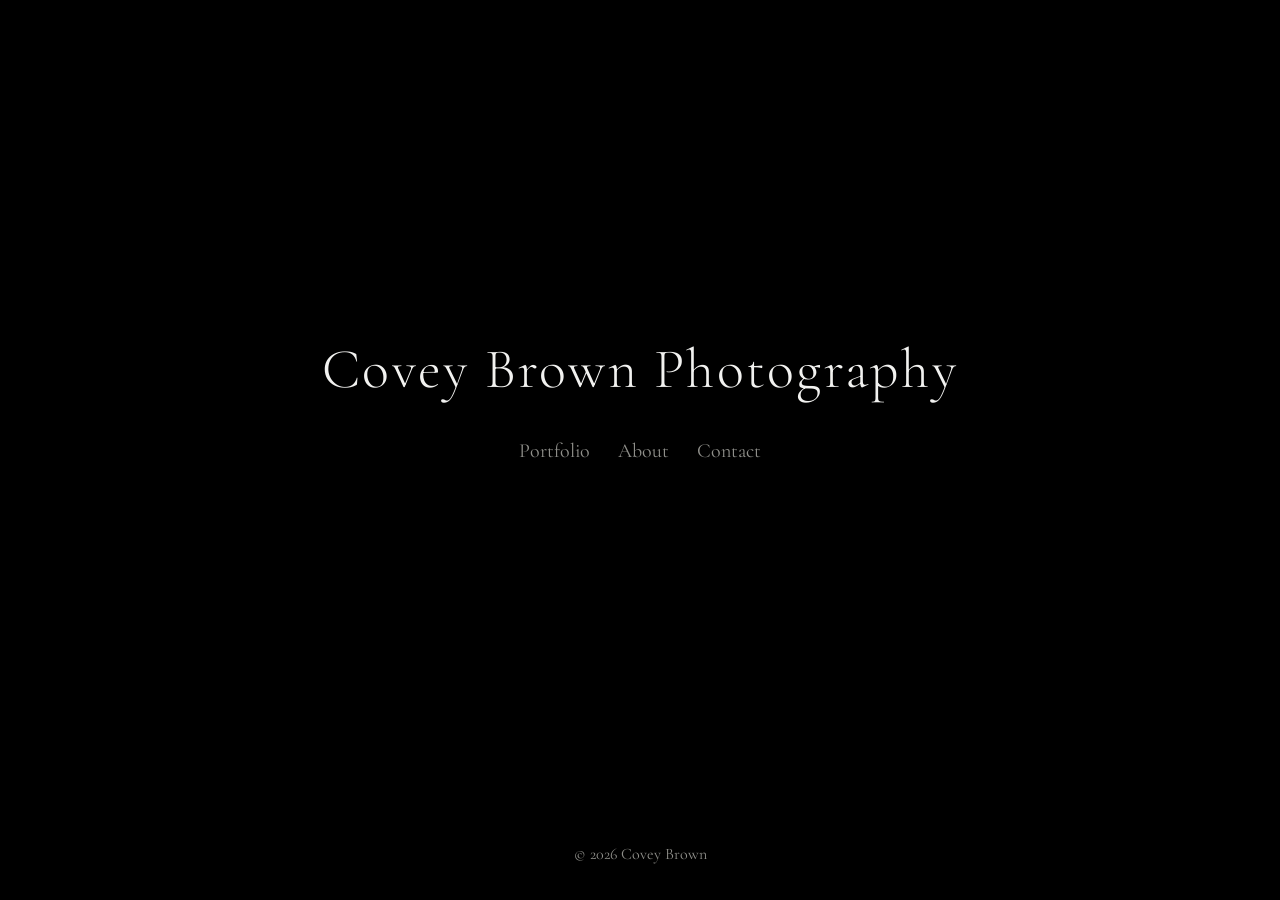
<file: index.html>
<!doctype html>
<!-- Tells the browser this is a modern HTML page. Always the first line. -->

<html lang="en">
<!-- lang="en" tells browsers and screen readers the page is in English. -->

<head>
  <!-- The <head> holds information ABOUT the page. Nothing here is
       shown on the page itself (except the <title>, in the browser tab). -->
  <meta charset="utf-8">
  <meta name="viewport" content="width=device-width, initial-scale=1">
  <title>Covey Brown Photography</title>
  <meta name="description" content="Covey Brown Photography">

  <!-- Load the Cormorant Garamond font from Google Fonts. -->
  <link rel="preconnect" href="https://fonts.googleapis.com">
  <link rel="preconnect" href="https://fonts.gstatic.com" crossorigin>
  <link rel="stylesheet" href="https://fonts.googleapis.com/css2?family=Cormorant+Garamond:ital,wght@0,300;0,400;1,400&display=swap">

  <!-- Link to the shared stylesheet. Every page has this same line,
       so they all look alike. "css/style.css" is a RELATIVE path:
       "go into the css folder, open style.css". -->
  <link rel="stylesheet" href="css/style.css">
</head>

<!-- class="home" lets the stylesheet treat the home page a little
     differently from the other pages. -->
<body class="home">

  <!-- <main> holds the page's main content. Use one per page. -->
  <main class="splash">
    <!-- <h1> is the most important heading. Use one per page. -->
    <h1>Covey Brown Photography</h1>

    <!-- <nav> marks a group of links for getting around the site.
         The links live in a list (<ul> = unordered list, <li> = list item)
         because a menu is a list of choices. -->
    <nav aria-label="Main">
      <ul class="nav-links">
        <li><a href="portfolio.html">Portfolio</a></li>
        <li><a href="about.html">About</a></li>
        <li><a href="contact.html">Contact</a></li>
      </ul>
    </nav>
  </main>

  <!-- <footer> sits at the bottom of the page. &copy; makes the © symbol. -->
  <footer class="site-footer">
    <p>&copy; 2026 Covey Brown</p>
  </footer>

</body>
</html>
</file>
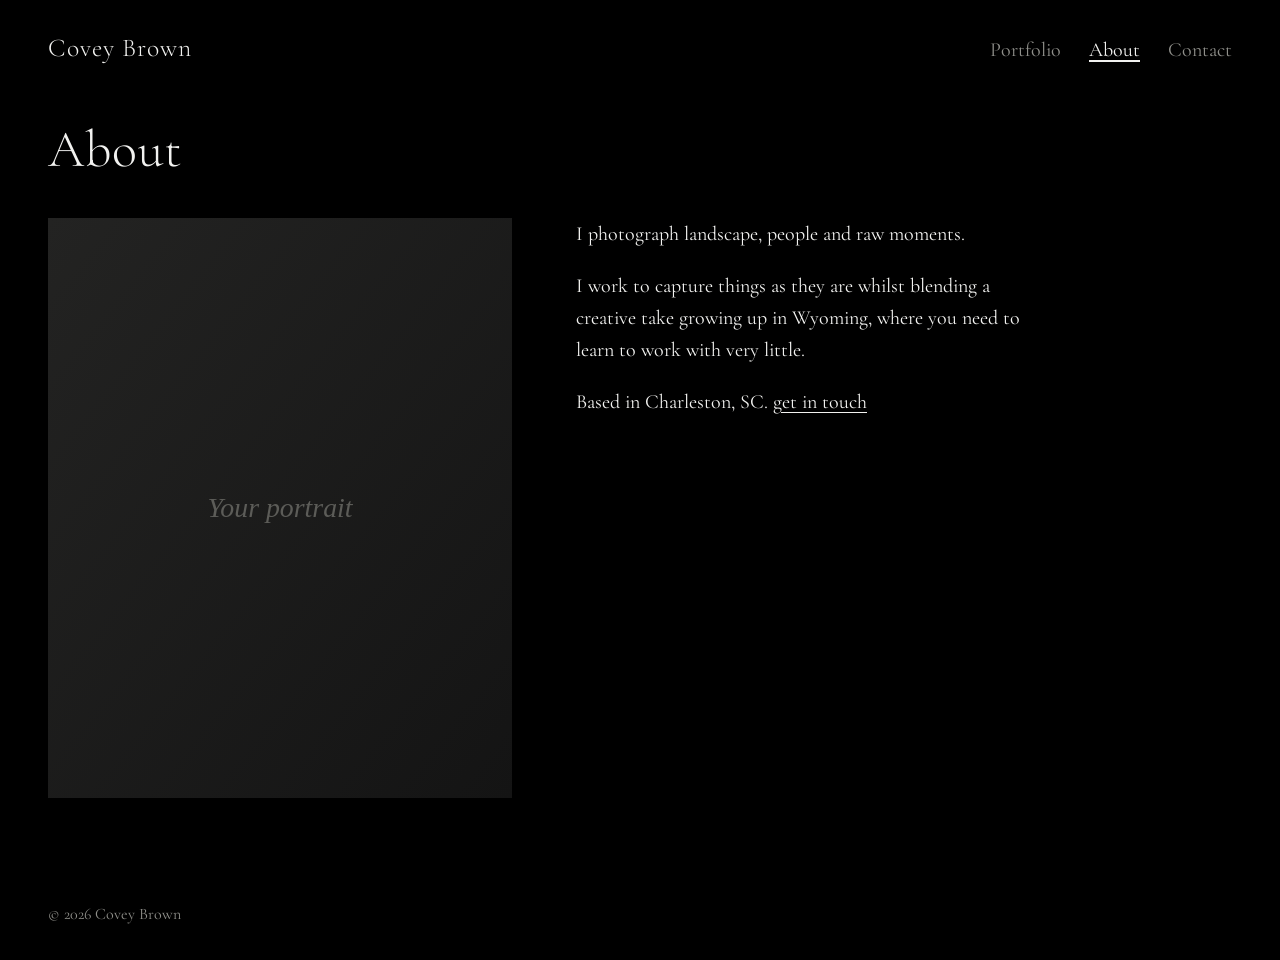
<file: about.html>
<!doctype html>
<html lang="en">
<head>
  <meta charset="utf-8">
  <meta name="viewport" content="width=device-width, initial-scale=1">
  <title>About | Covey Brown Photography</title>
  <meta name="description" content="About Covey Brown, photographer.">
  <link rel="preconnect" href="https://fonts.googleapis.com">
  <link rel="preconnect" href="https://fonts.gstatic.com" crossorigin>
  <link rel="stylesheet" href="https://fonts.googleapis.com/css2?family=Cormorant+Garamond:ital,wght@0,300;0,400;1,400&display=swap">
  <link rel="stylesheet" href="css/style.css">
</head>
<body>

  <header class="site-header">
    <a class="site-name" href="index.html">Covey Brown</a>
    <nav aria-label="Main">
      <ul class="nav-links">
        <li><a href="portfolio.html">Portfolio</a></li>
        <li><a href="about.html" aria-current="page">About</a></li>
        <li><a href="contact.html">Contact</a></li>
      </ul>
    </nav>
  </header>

  <main>
    <h1 class="page-title">About</h1>

    <!-- Two columns side by side on a wide screen: your portrait
         and your story. On a phone they stack. -->
    <div class="about">

      <figure class="portrait">
        <!-- Swap in a photo of yourself, e.g. images/covey.jpg -->
        <img src="images/placeholder-portrait.svg" alt="Placeholder for a portrait of Covey Brown">
      </figure>

      <!-- Each <p> is one paragraph. Replace these with your own words.
           Add more paragraphs by copying a <p> ... </p> line. -->
      <div class="prose">
        <p>I photograph landscape, people and raw moments. </p>
        <p>I work to capture things as they are whilst blending a creative take growing up in Wyoming, where you need to learn to work with very little.</p>
        <p>Based in Charleston, SC. <a href="contact.html">get in touch</a> </p>
      </div>

    </div>
  </main>

  <footer class="site-footer">
    <p>&copy; 2026 Covey Brown</p>
  </footer>

</body>
</html>
</file>
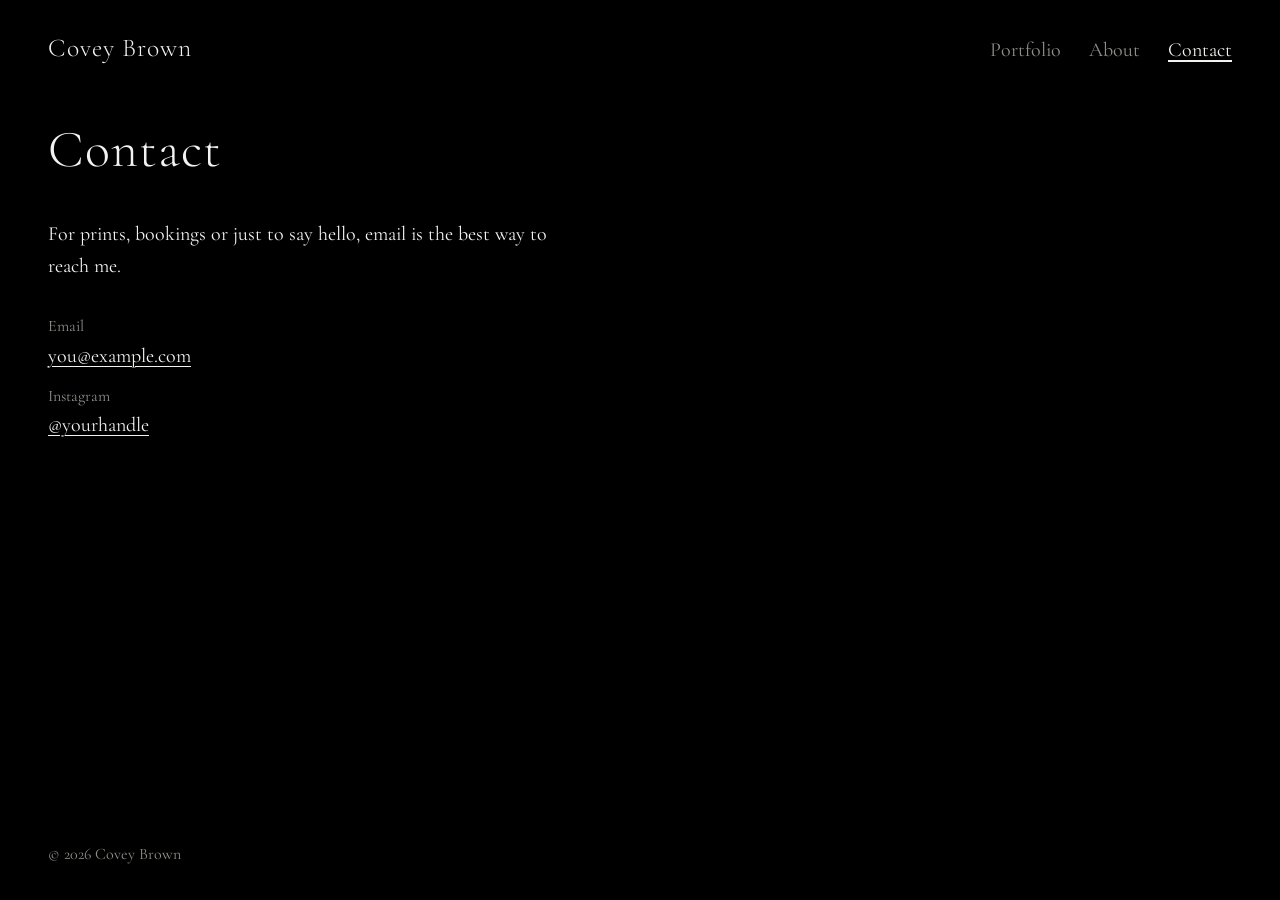
<file: contact.html>
<!doctype html>
<html lang="en">
<head>
  <meta charset="utf-8">
  <meta name="viewport" content="width=device-width, initial-scale=1">
  <title>Contact | Covey Brown Photography</title>
  <meta name="description" content="Get in touch with Covey Brown for prints and bookings.">
  <link rel="preconnect" href="https://fonts.googleapis.com">
  <link rel="preconnect" href="https://fonts.gstatic.com" crossorigin>
  <link rel="stylesheet" href="https://fonts.googleapis.com/css2?family=Cormorant+Garamond:ital,wght@0,300;0,400;1,400&display=swap">
  <link rel="stylesheet" href="css/style.css">
</head>
<body>

  <header class="site-header">
    <a class="site-name" href="index.html">Covey Brown</a>
    <nav aria-label="Main">
      <ul class="nav-links">
        <li><a href="portfolio.html">Portfolio</a></li>
        <li><a href="about.html">About</a></li>
        <li><a href="contact.html" aria-current="page">Contact</a></li>
      </ul>
    </nav>
  </header>

  <main>
    <h1 class="page-title">Contact</h1>

    <div class="prose">
      <p>For prints, bookings or just to say hello, email is the best way to reach me.</p>

      <!-- Replace the placeholders below with your real details.
           In a "mailto:" link, put your email in BOTH places:
           after mailto: in the href, and between the <a> tags.
           target="_blank" opens Instagram in a new tab. -->
      <ul class="contact-list">
        <li>
          <span>Email</span>
          <a href="mailto:you@example.com">you@example.com</a>
        </li>
        <li>
          <span>Instagram</span>
          <a href="https://www.instagram.com/yourhandle" target="_blank" rel="noopener">@yourhandle</a>
        </li>
      </ul>
    </div>
  </main>

  <footer class="site-footer">
    <p>&copy; 2026 Covey Brown</p>
  </footer>

</body>
</html>
</file>
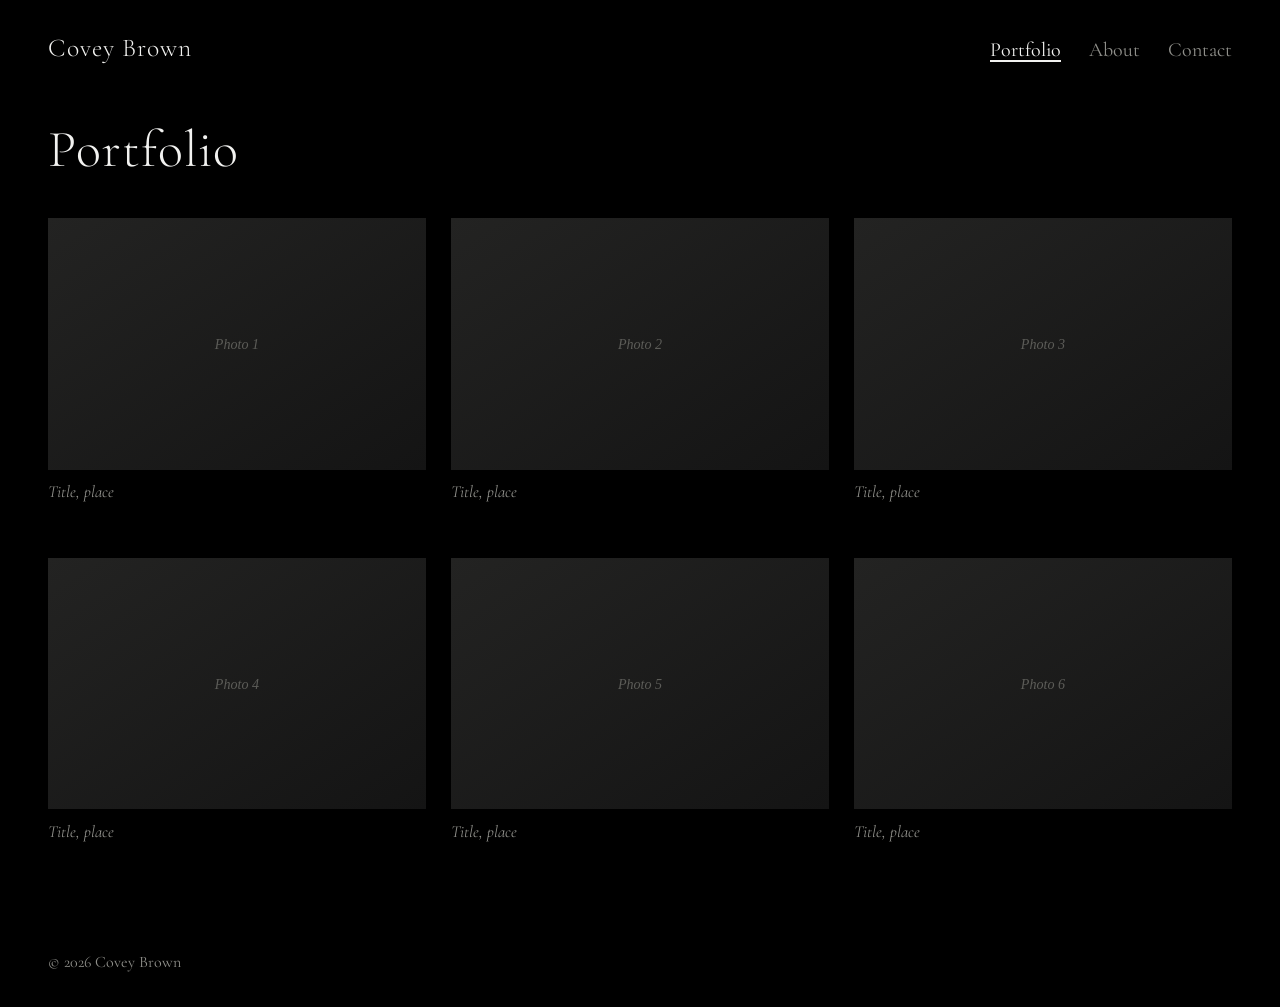
<file: portfolio.html>
<!doctype html>
<html lang="en">
<head>
  <meta charset="utf-8">
  <meta name="viewport" content="width=device-width, initial-scale=1">
  <title>Portfolio | Covey Brown Photography</title>
  <meta name="description" content="Selected photographs by Covey Brown.">
  <link rel="preconnect" href="https://fonts.googleapis.com">
  <link rel="preconnect" href="https://fonts.gstatic.com" crossorigin>
  <link rel="stylesheet" href="https://fonts.googleapis.com/css2?family=Cormorant+Garamond:ital,wght@0,300;0,400;1,400&display=swap">
  <link rel="stylesheet" href="css/style.css">
</head>
<body>

  <!-- The header is the same on every inside page.
       Your name links back to the home page, so the menu
       doesn't need a separate "Home" link. -->
  <header class="site-header">
    <a class="site-name" href="index.html">Covey Brown</a>
    <nav aria-label="Main">
      <ul class="nav-links">
        <!-- aria-current="page" marks the page you're on.
             Move it to the matching link on each page. -->
        <li><a href="portfolio.html" aria-current="page">Portfolio</a></li>
        <li><a href="about.html">About</a></li>
        <li><a href="contact.html">Contact</a></li>
      </ul>
    </nav>
  </header>

  <main>
    <h1 class="page-title">Portfolio</h1>

    <!-- Each photo is a <figure>: the image plus its caption.
         To add your own photo:
           1. Put the file in the images folder (e.g. images/harbor-dawn.jpg)
           2. Change src="..." to that path
           3. Change alt="..." to a short description of what's in the photo.
              Screen readers read it aloud, and Google uses it too.
           4. Change the <figcaption> to the photo's title and place.
         loading="lazy" waits to download a photo until you scroll near it,
         so the page opens faster. -->
    <div class="gallery">

      <figure>
        <img src="images/placeholder-1.svg" alt="Placeholder for photo 1" loading="lazy">
        <figcaption>Title, place</figcaption>
      </figure>

      <figure>
        <img src="images/placeholder-2.svg" alt="Placeholder for photo 2" loading="lazy">
        <figcaption>Title, place</figcaption>
      </figure>

      <figure>
        <img src="images/placeholder-3.svg" alt="Placeholder for photo 3" loading="lazy">
        <figcaption>Title, place</figcaption>
      </figure>

      <figure>
        <img src="images/placeholder-4.svg" alt="Placeholder for photo 4" loading="lazy">
        <figcaption>Title, place</figcaption>
      </figure>

      <figure>
        <img src="images/placeholder-5.svg" alt="Placeholder for photo 5" loading="lazy">
        <figcaption>Title, place</figcaption>
      </figure>

      <figure>
        <img src="images/placeholder-6.svg" alt="Placeholder for photo 6" loading="lazy">
        <figcaption>Title, place</figcaption>
      </figure>

      <!-- Want more photos? Copy a whole <figure> ... </figure> block,
           paste it here, and change the src, alt and caption. -->

    </div>
  </main>

  <footer class="site-footer">
    <p>&copy; 2026 Covey Brown</p>
  </footer>

</body>
</html>
</file>
<file: css/style.css>
/* ==========================================================
   Covey Brown Photography — shared stylesheet
   Every page links to this one file, so a change here
   changes the whole site at once.
   ========================================================== */


/* ---------- 1. Design tokens ----------
   Custom properties (variables) hold the site's colors, fonts
   and spacing. Use them elsewhere with var(--name).
   Change a value here and it updates everywhere it's used. */
:root {
  --bg: #000;            /* page background — black lets photos glow */
  --fg: #f2f2f0;         /* main text — a soft off-white */
  --muted: #8f8f8a;      /* quieter text: nav links, captions, footer */
  --frame: #1a1a1a;      /* fills a photo's space while it loads */

  --display: "Cormorant Garamond", "Iowan Old Style", Georgia, serif;

  --gutter: clamp(16px, 4vw, 48px);  /* space at the left/right edges */
  --measure: 34rem;                  /* comfortable reading width for text */

  color-scheme: dark;
}


/* ---------- 2. Base ----------
   Sensible defaults for every page. */
*, *::before, *::after { box-sizing: border-box; }

html { height: 100%; }

body {
  margin: 0;
  min-height: 100%;
  background: var(--bg);
  color: var(--fg);
  font-family: var(--display);
  font-size: 1.25rem;
  line-height: 1.6;

  /* Stack header, main and footer top to bottom. Together with
     "flex: 1" on <main>, this keeps the footer at the bottom
     even when a page is short. */
  display: flex;
  flex-direction: column;
}

h1, h2, p, ul, figure { margin: 0; }

img {
  display: block;
  max-width: 100%;   /* never wider than its container */
  height: auto;
}

a {
  color: inherit;
  text-decoration-thickness: 1px;
  text-underline-offset: 0.2em;
}

/* A visible outline when someone moves through links with the
   Tab key — important for keyboard users, so don't remove it. */
a:focus-visible {
  outline: 1px solid var(--fg);
  outline-offset: 4px;
}


/* ---------- 3. Header and navigation ---------- */
.site-header {
  display: flex;
  flex-wrap: wrap;              /* lets the nav drop below on narrow phones */
  align-items: baseline;
  justify-content: space-between;
  gap: 0.25rem 2rem;
  padding: 1.75rem var(--gutter);
}

.site-name {
  font-weight: 300;
  font-size: 1.6rem;
  letter-spacing: 0.04em;
  text-decoration: none;
}

.nav-links {
  list-style: none;   /* remove the bullet points */
  padding: 0;
  display: flex;      /* put the links side by side */
  gap: 1.75rem;
}

.nav-links a {
  color: var(--muted);
  text-decoration: none;
  transition: color 0.2s;
}

.nav-links a:hover { color: var(--fg); }

/* aria-current="page" marks the page you're on (see the HTML). */
.nav-links a[aria-current="page"] {
  color: var(--fg);
  text-decoration: underline;
}


/* ---------- 4. Main content ---------- */
main {
  flex: 1;   /* fill the space between header and footer */
  padding: 1.5rem var(--gutter) 5rem;
}

.page-title {
  font-weight: 300;
  font-size: clamp(2.25rem, 5vw, 3.25rem);
  letter-spacing: 0.02em;
  line-height: 1.1;
  margin-bottom: 2.5rem;
}

.prose { max-width: var(--measure); }
.prose p + p { margin-top: 1em; }   /* space between paragraphs */


/* ---------- 5. Home page ---------- */
.splash {
  display: grid;
  place-content: center;   /* center everything on the screen */
  justify-items: center;
  gap: 2rem;
  text-align: center;
  padding-top: 4rem;
}

.splash h1 {
  font-weight: 300;
  font-size: clamp(1.75rem, 6vw, 3.5rem);
  letter-spacing: 0.04em;
  line-height: 1.2;
  text-wrap: balance;
  animation: fade 1.6s ease-out both;
}

/* The links fade in just after your name. */
.splash .nav-links {
  animation: fade 1.6s 0.7s ease-out both;
}


/* ---------- 6. Portfolio grid ----------
   auto-fill makes as many columns as fit: 3 or 4 on a wide
   screen, 1 on a phone. No extra code needed per screen size. */
.gallery {
  display: grid;
  grid-template-columns: repeat(auto-fill, minmax(min(100%, 320px), 1fr));
  gap: clamp(2rem, 4vw, 3.5rem) clamp(1rem, 2vw, 2rem);
}

.gallery img {
  width: 100%;
  aspect-ratio: 3 / 2;   /* the shape most cameras shoot */
  object-fit: cover;     /* fill that shape, trimming edges if needed */
  background: var(--frame);
}

.gallery figcaption {
  margin-top: 0.6rem;
  font-style: italic;
  font-size: 1.05rem;
  color: var(--muted);
}


/* ---------- 7. About page ---------- */
.about {
  display: grid;
  grid-template-columns: repeat(auto-fit, minmax(min(100%, 280px), 1fr));
  gap: 2.5rem clamp(2rem, 5vw, 4rem);
  align-items: start;
  max-width: 62rem;
}

.portrait img {
  width: 100%;
  aspect-ratio: 4 / 5;
  object-fit: cover;
  background: var(--frame);
}


/* ---------- 8. Contact page ---------- */
.contact-list {
  list-style: none;
  padding: 0;
  margin-top: 2rem;
  display: grid;
  gap: 0.75rem;
}

.contact-list span {
  display: block;
  font-size: 1rem;
  color: var(--muted);
}


/* ---------- 9. Footer ---------- */
.site-footer {
  padding: 1.5rem var(--gutter) 2rem;
  font-size: 1rem;
  color: var(--muted);
}

.home .site-footer { text-align: center; }


/* ---------- 10. Motion ---------- */
@keyframes fade {
  from { opacity: 0.001; }
  to   { opacity: 1; }
}

/* Respect people who've asked their device for less motion. */
@media (prefers-reduced-motion: reduce) {
  *, *::before, *::after {
    animation: none !important;
    transition: none !important;
  }
}
</file>
